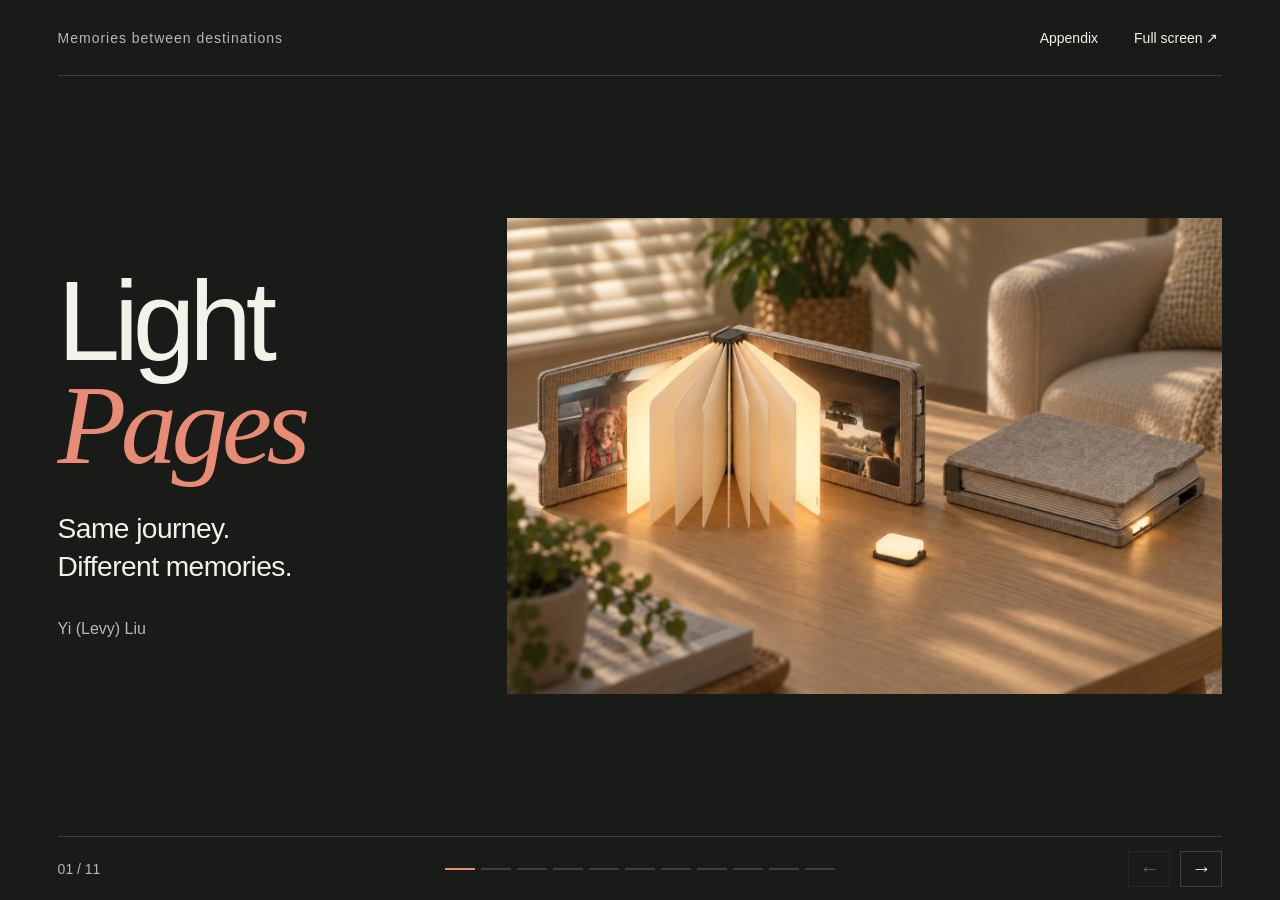
<file: index.html>
<!doctype html>
<html lang="en">
<head>
  <meta charset="utf-8">
  <meta name="viewport" content="width=device-width, initial-scale=1">
  <meta name="theme-color" content="#191b19">
  <meta name="description" content="Light Pages by Yi (Levy) Liu. A shape-changing textile concept for revisiting ordinary family journeys through light and two perspectives.">
  <title>Light Pages — Yi (Levy) Liu</title>
  <meta name="light-pages-version" content="chronological-appendix-v3">
  <link rel="icon" href="data:,">
  <link rel="stylesheet" href="styles.css">
  <link rel="stylesheet" href="update.css?v=3">
  <script src="serial.js" defer></script>
  <script src="app.js?v=3" defer></script>
  <script src="update.js?v=2" defer></script>
  <script type="importmap">{"imports":{"three":"./three.module.js"}}</script>
  <script type="module" src="page-turn.js"></script>
</head>
<body>
  <a class="skip" href="#slides">Skip to presentation</a>
  <header class="topbar">
    <a id="chapter-title" class="chapter-title" href="#1" aria-label="Return to the cover">Memories between destinations</a>
    <div class="top-actions"><button id="appendix-open" class="quiet">Appendix</button><button id="fullscreen" class="quiet" aria-label="Enter fullscreen">Full screen ↗</button></div>
  </header>
  <main id="slides" tabindex="-1">
    <section class="slide hero is-active" data-label="Memories between destinations" aria-label="Slide 1, Light Pages">
      <div class="hero-copy"><h1>Light<br><em>Pages</em></h1><p class="hero-subtitle">Same journey.<br>Different memories.</p><p class="author">Yi (Levy) Liu</p></div>
      <figure class="hero-image"><img src="home.jpg" alt="Light Pages concept in a home: fabric covers, glowing pages, two image displays and small removable modules" width="1536" height="1024" fetchpriority="high"></figure>
    </section>
    <section class="slide image-slide mood" data-label="From memory to atmosphere" aria-label="Slide 2, Moodboard" hidden>
      <figure class="full-figure"><img src="moodboard.jpg" alt="Complete Memories Between Destinations moodboard: lived memory, sensory translation and product language" data-zoom></figure>
    </section>
    <section class="slide question" data-label="The design question" aria-label="Slide 3, How might we" hidden>
      <h2 class="hmw">How might we use <em>shape-changing textiles</em> to help families revisit car journeys through each other’s eyes?</h2>
    </section>
    <section class="slide exploration" data-label="Finding a familiar gesture" aria-label="Slide 4, Original sketches" hidden>
      <div class="sketch-stage" id="sketch-stage">
        <div class="sketch-grid">
          <button class="sketch-card chosen" id="focus-book" aria-label="Focus on Road Book Light" aria-pressed="false"><img src="sketch-1.jpg" alt="Original Road Book Light sketch"></button>
          <button class="sketch-card" data-sketch="2" aria-label="Enlarge Rearview Fold sketch"><img src="sketch-2.jpg" alt="Original Rearview Fold sketch"></button>
          <button class="sketch-card" data-sketch="3" aria-label="Enlarge Together Light sketch"><img src="sketch-3.jpg" alt="Original Together Light sketch"></button>
          <button class="sketch-card" data-sketch="4" aria-label="Enlarge Family Grip Handle sketch"><img src="sketch-4.jpg" alt="Original Family Grip Handle sketch"></button>
          <button class="sketch-card" data-sketch="5" aria-label="Enlarge Window Memory Shade sketch"><img src="sketch-5.jpg" alt="Original Window Memory Shade sketch"></button>
          <button class="sketch-card" data-sketch="6" aria-label="Enlarge Backseat Horizon Organizer sketch"><img src="sketch-6.jpg" alt="Original Backseat Horizon Organizer sketch"></button>
          <button class="sketch-card" data-sketch="7" aria-label="Enlarge Growing Rest Headrest sketch"><img src="sketch-7.jpg" alt="Original Growing Rest Headrest sketch"></button>
        </div>
        <button id="sketch-focus-close" class="quiet" hidden>All sketches ↙</button>
      </div>
    </section>
    <section class="slide image-slide product" data-label="The memory book" aria-label="Slide 5, Final concept" hidden>
      <figure class="full-figure"><img src="home.jpg" alt="Final home concept showing the open memory book, closed book and removable module" data-zoom></figure>
    </section>
    <section class="slide image-slide story" data-label="Keep. Revisit. Discover." aria-label="Slide 6, Full storyboard" hidden>
      <figure class="full-figure"><img src="storyboard.jpg" alt="Full nine-panel storyboard: fit two modules before travelling, spend time together, return modules to the book, open and select a page, discover both views and remember together" data-zoom></figure>
    </section>
    <section class="slide demo" data-label="A way back into the memory" aria-label="Slide 7, Interactive demonstration" hidden>
      <div class="demo-stage" id="demo-stage" data-stage="idle" aria-label="Memory and light simulation">
        <figure class="book-simulator" aria-describedby="book-state-description">
          <img src="book-idle.png" data-book-state="idle" alt="Light Pages model: both screens and light pages off" aria-hidden="false">
          <img src="book-A.png" data-book-state="A" alt="Light Pages model: left screen shows the child and left outer page glows" aria-hidden="true">
          <img src="book-B.png" data-book-state="B" alt="Light Pages model: right screen shows the road and right outer page glows" aria-hidden="true">
          <img src="book-compare.png" data-book-state="compare" alt="Light Pages model: both screens display photos and both outer pages glow" aria-hidden="true">
          <figcaption id="book-state-description" class="sr-only">Both displays are blank and both light pages are off.</figcaption>
        </figure>
      </div>
      <div class="demo-bottom">
        <div class="demo-actions" role="group" aria-label="Revisit a memory"><button data-stage="A" data-light="A">Revisit <span aria-hidden="true">↗</span></button><button data-stage="B" data-light="B">Another view <span aria-hidden="true">↗</span></button><button data-stage="compare" data-light="C">Compare <span aria-hidden="true">↔</span></button></div>
        <div class="connection-bar"><span class="connection-state" id="mode-label">Simulation</span><button id="turn-mode" class="quiet" disabled>Loading page turn…</button><button id="reset-demo" class="quiet" data-stage="idle" data-light="0">Reset / lights off</button><button id="hardware-open" class="quiet">Arduino setup ↗</button></div>
      </div>
      <p id="demo-announcement" class="sr-only" role="status" aria-live="polite">Simulation. No photo selected.</p>
    </section>
    <section class="slide closing" data-label="A memory entry point" aria-label="Slide 8, Thank you" hidden>
      <div><h2>Thank <em>you.</em></h2></div><figure><img src="moment-3.jpg" alt="A family gathered around the memory book, its fabric back facing us"></figure>
    </section>
    <section class="slide presentation-record" data-label="Presentation &amp; feedback" aria-label="Slide 9, Presentation and feedback" hidden>
      <div class="record-grid">
        <button class="record-card record-video" data-video="presentation-video-1.mp4" data-title="In-class presentation · Clip 01" aria-label="Play presentation video 1">
          <img src="presentation-video-1-poster.jpg" alt="In-class presentation, video 1" loading="lazy"><span class="play-mark" aria-hidden="true">▶</span><span class="record-caption">Presentation <span>01 · 0:22 ↗</span></span>
        </button>
        <button class="record-card record-video" data-video="presentation-video-2.mp4" data-title="In-class presentation · Clip 02" aria-label="Play presentation video 2">
          <img src="presentation-video-2-poster.jpg" alt="In-class presentation, video 2" loading="lazy"><span class="play-mark" aria-hidden="true">▶</span><span class="record-caption">Presentation <span>02 · 0:18 ↗</span></span>
        </button>
        <button class="record-card" data-photo="presentation-photo-1.jpg" data-title="The presentation desk" aria-label="Enlarge presentation desk photo"><img src="presentation-photo-1.jpg" alt="Presentation desk with prototype, laptop, sketches and feedback notes" loading="lazy"><span class="record-caption">On the desk <span>↗</span></span></button>
        <button class="record-card" data-photo="presentation-photo-2.jpg" data-title="Class feedback · Form and pages" aria-label="Enlarge feedback photo 1"><img src="presentation-photo-2.jpg" alt="Class feedback notes next to the Road Book Light sketch" loading="lazy"><span class="record-caption">Feedback / 01 <span>↗</span></span></button>
        <button class="record-card" data-photo="presentation-photo-3.jpg" data-title="Class feedback · Light and the physical prototype" aria-label="Enlarge feedback photo 2"><img src="presentation-photo-3.jpg" alt="Feedback on the connection between physical lights and the presentation demo" loading="lazy"><span class="record-caption">Feedback / 02 <span>↗</span></span></button>
        <button class="record-card" data-photo="presentation-photo-4.jpg" data-title="Class feedback · Shared memories and perspectives" aria-label="Enlarge feedback photo 3"><img src="presentation-photo-4.jpg" alt="Feedback notes about shared memories, perspectives and the prototype" loading="lazy"><span class="record-caption">Feedback / 03 <span>↗</span></span></button>
      </div>
      <p class="record-hint">In the classroom · September 28, 2026 <span>Click to enlarge or play</span></p>
    </section>
    <section class="slide design-update" data-label="Form study · Seeing from two sides" aria-label="Slide 10, Continuous accordion form study" hidden>
      <iframe id="form-study-model" class="interactive-model" data-src="accordion.html?v=2" title="Interactive continuous accordion form study" aria-label="Drag the continuous accordion to explore how two photos alternate across its folds" loading="lazy"></iframe>
    </section>
    <section class="slide design-update" data-label="Design update · One book, two perspectives" aria-label="Slide 11, Interactive design update" hidden>
      <iframe id="updated-model" data-src="model.html?v=2" title="Interactive full-bleed Light Pages accordion model" aria-label="Drag to rotate Light Pages and discover two different photos" loading="lazy"></iframe>
    </section>
  </main>
  <footer class="presentation-nav"><span id="slide-count">01 / 11</span><nav id="slide-dots" aria-label="Presentation slides"></nav><div class="nav-end"><button id="prev" aria-label="Previous slide">←</button><button id="next" aria-label="Next slide">→</button></div></footer>
  <dialog id="record-dialog" aria-labelledby="record-title"><div class="record-dialog-heading"><h2 id="record-title"></h2><button id="record-close" class="close-button" aria-label="Close media viewer">×</button></div><div class="record-media"><img id="record-large" alt="" hidden><video id="record-player" controls playsinline preload="none" hidden></video></div><a id="record-original" class="quiet" target="_blank" rel="noreferrer">Open media in a new tab ↗</a></dialog>
  <dialog id="hardware-dialog"><div class="hardware-heading"><h2>Arduino setup</h2><button id="hardware-close" class="close-button" aria-label="Close Arduino setup">×</button></div><p id="demo-status" role="status" aria-live="polite">Screen only. No physical lights are connected.</p><div class="hardware-actions"><button id="connect" class="primary">Connect Arduino</button><button id="disconnect" class="quiet" hidden>Disconnect safely</button><button id="rehearsal" class="quiet" hidden>Continue with simulation</button></div><div class="setup-details"><p>Use Chrome and the local launcher. Upload the included V2 two-light sketch; close Arduino Serial Monitor before connecting.</p><p>Disconnect the servo’s power and signal; disengage its drive before opening the book by hand. Keep each LED’s series resistor. Only D6 and D11 are used.</p><p>V2 firmware required. Revisit → left / A / D6. Another view → right / B / D11. Compare → both on. Board acknowledgement confirms a command, not measured light output.</p><p>The on-screen glow is an illustrative memory cue, not a recorded light trace. These photos illustrate the concept, not one synchronised journey. No recording runs on this page.</p></div></dialog>
  <dialog id="appendix"><div class="appendix-header"><h2>Appendix</h2><button id="appendix-close" class="close-button" aria-label="Close appendix">×</button></div><div id="appendix-content"></div></dialog>
  <dialog id="image-dialog"><button id="image-close" class="close-button" aria-label="Close enlarged image">×</button><img id="image-large" src="moodboard.jpg" alt=""><p id="image-caption"></p></dialog>
  <div id="toast" role="status" hidden></div>
</body>
</html>
</file>
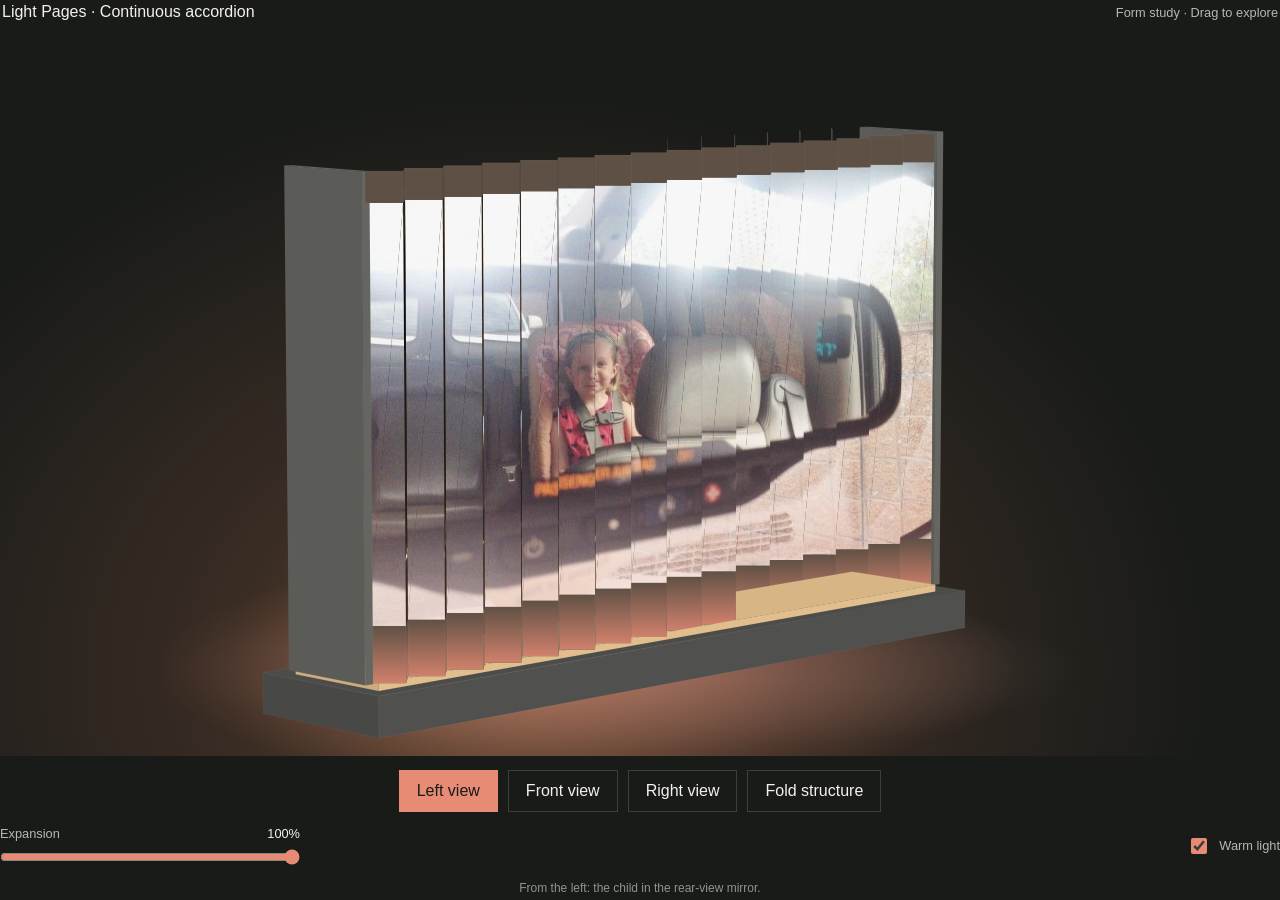
<file: accordion.html>
<!doctype html><html lang="en"><head><meta charset="utf-8"><meta name="viewport" content="width=device-width,initial-scale=1"><title>Light Pages — Form study</title><link rel="icon" href="data:,"></head><body><div id="lp-accordion-study">
  <style>
    #lp-accordion-study { color:var(--foreground); }
    #lp-accordion-study .stage { width:100%; position:relative; background:radial-gradient(ellipse at 50% 86%,color-mix(in srgb,var(--orange) 13%,transparent),transparent 68%); }
    #lp-accordion-study canvas { width:100%; height:auto; aspect-ratio:1.65; display:block; touch-action:pan-y; cursor:grab; }
    #lp-accordion-study canvas:active { cursor:grabbing; }
    #lp-accordion-study .heading { display:flex; justify-content:space-between; align-items:baseline; gap:12px; flex-wrap:wrap; }
    #lp-accordion-study .fields { display:grid; grid-template-columns:minmax(140px,1fr) auto; gap:20px; align-items:center; margin-top:12px; }
    #lp-accordion-study .view-label { margin-top:8px; min-height:1.5em; }
    #lp-accordion-study .form-label { display:block; }
    @media(max-width:440px) { #lp-accordion-study canvas { aspect-ratio:1.18; } #lp-accordion-study .fields { gap:12px; } }
  </style><link rel="stylesheet" href="model-frame.css?v=2">
  <div class="heading"><h3>Light Pages · Continuous accordion</h3><span class="text-small">Form study · Drag to explore</span></div>
  <div class="stage"><canvas tabindex="0" role="img" aria-label="Interactive continuous accordion with fixed photo strips. The left view reveals the child in the mirror; the right view reveals the road. The front view shows alternating strips."></canvas></div>
  <div class="viz-controls" aria-label="Viewing position">
    <button class="btn" type="button" data-view="left" aria-pressed="true">Left view</button>
    <button class="btn" type="button" data-view="front" aria-pressed="false">Front view</button>
    <button class="btn" type="button" data-view="right" aria-pressed="false">Right view</button>
    <button class="btn" type="button" data-view="structure" aria-pressed="false">Fold structure</button>
  </div>
  <div class="fields">
    <label class="form-label">Expansion <output class="tabular-nums" data-fold-label>100%</output><input class="form-range" type="range" min="38" max="100" value="100" step="1" aria-label="Accordion expansion"></label>
    <label class="form-check form-switch"><input class="form-check-input" type="checkbox" checked><span class="form-check-label">Warm light</span></label>
  </div>
  <div class="view-label text-small" aria-live="polite">From the left: the child in the rear-view mirror.</div>
  <script src="model-light.js?v=2"></script><script>
  (() => {
    const root=document.getElementById('lp-accordion-study');
    const canvas=root.querySelector('canvas'),ctx=canvas.getContext('2d');
    const slider=root.querySelector('input[type="range"]'),light=root.querySelector('input[type="checkbox"]');
    const label=root.querySelector('.view-label'),foldLabel=root.querySelector('[data-fold-label]');
    const images=[new Image(),new Image()];
    const N=16, WIDTH=320, HEIGHT=194, BASE=18, LOW=40, HIGH=200, REAR=-39;
    const target=[0,115,-15], dist=1800;
    let state={view:'left',fold:100,lit:true,angle:-45,elevation:7};
    let angle=-45,elevation=7,raf=0,loading=true,drag=null;
    let frameWidth=736,frameHeight=446;
    const glow=LightPagesGlow.create({root,render,isOn:()=>state.lit,getAngle:()=>angle});
    const rad=d=>d*Math.PI/180;
    const sub=(a,b)=>a.map((v,i)=>v-b[i]);
    const cross=(a,b)=>[a[1]*b[2]-a[2]*b[1],a[2]*b[0]-a[0]*b[2],a[0]*b[1]-a[1]*b[0]];
    const dot=(a,b)=>a.reduce((s,v,i)=>s+v*b[i],0);
    const unit=a=>{const l=Math.hypot(...a);return a.map(v=>v/l)};
    const mix=(a,b,t)=>a.map((v,i)=>v*(1-t)+b[i]*t);
    const rgb=(v,a=1)=>`rgba(${v.map(x=>Math.round(x)).join(',')},${a})`;
    const probe=document.createElement('span');probe.style.display='none';root.append(probe);
    function color(token){probe.style.color=`var(${token})`;const s=getComputedStyle(probe).color;return (s.match(/[\d.]+/g)||['128','128','128']).slice(0,3).map(Number)}
    function palette(){const bg=color('--background'),fg=color('--foreground'),orange=color('--orange');return {bg,fg,orange,ivory:mix(mix(bg,fg,.12),orange,.12),base:mix(bg,fg,.27),edge:mix(bg,fg,.37),shadow:fg}}
    function project(p){
      const a=rad(angle),e=rad(elevation),eye=[Math.sin(a)*Math.cos(e),Math.sin(e),Math.cos(a)*Math.cos(e)];
      const right=[Math.cos(a),0,-Math.sin(a)],up=cross(eye,right),v=sub(p,target);
      const depth=dot(v,eye),scale=Math.min(frameWidth/430,frameHeight/290)*dist/(dist-depth);
      return [frameWidth/2+dot(v,right)*scale,frameHeight*.49-dot(v,up)*scale,depth];
    }
    function camera(){const a=rad(angle),e=rad(elevation);return [target[0]+dist*Math.sin(a)*Math.cos(e),target[1]+dist*Math.sin(e),target[2]+dist*Math.cos(a)*Math.cos(e)]}
    function build(){
      const width=WIDTH*state.fold/100,h=width/(2*N),d=Math.sqrt(200-h*h),faces=[];
      const add=(pts,material,image=-1,index=0)=>faces.push({pts,material,image,index});
      for(let j=0;j<2*N;j++){
        const x0=-width/2+j*h,x1=x0+h,z0=j%2?d:0,z1=j%2?0:d;
        for(const [lo,hi,type] of [[BASE,LOW,'lower'],[LOW,HIGH,'photo'],[HIGH,BASE+HEIGHT,'paper']])
          add([[x0,lo,z0],[x1,lo,z1],[x1,hi,z1],[x0,hi,z0]],type,type==='photo'?j%2:-1,Math.floor(j/2));
        add([[x1,BASE,REAR-z1],[x0,BASE,REAR-z0],[x0,BASE+HEIGHT,REAR-z0],[x1,BASE+HEIGHT,REAR-z1]],'paper');
      }
      function box(cx,cy,cz,w,h,d,type){
        const vs=[[-1,-1,-1],[1,-1,-1],[1,1,-1],[-1,1,-1],[-1,-1,1],[1,-1,1],[1,1,1],[-1,1,1]].map(p=>[cx+p[0]*w/2,cy+p[1]*h/2,cz+p[2]*d/2]);
        for(const f of [[4,5,6,7],[1,0,3,2],[0,4,7,3],[5,1,2,6],[7,6,2,3],[0,1,5,4]])add(f.map(i=>vs[i]),type);
      }
      box(0,8,-19.5,335,16,67,'base');
      box(0,17,-19.5,318,3,48,'light');
      for(const side of [-1,1])box(side*(width/2+2),BASE+HEIGHT/2,REAR/2,4,HEIGHT,44,'cloth');
      const eye=camera();
      return faces.map(f=>{
        const normal=unit(cross(sub(f.pts[1],f.pts[0]),sub(f.pts[3],f.pts[0])));
        const center=f.pts.reduce((a,p)=>a.map((v,i)=>v+p[i]/4),[0,0,0]);
        return {...f,normal,visible:dot(normal,sub(eye,center))>.0001,p:f.pts.map(project),depth:dot(sub(center,target),unit(sub(eye,target)))};
      }).filter(f=>f.visible).sort((a,b)=>a.depth-b.depth);
    }
    function path(points){ctx.beginPath();points.forEach((p,i)=>i?ctx.lineTo(p[0],p[1]):ctx.moveTo(p[0],p[1]));ctx.closePath()}
    function triangle(im,src,dst){
      const [s0,s1,s2]=src,[p0,p1,p2]=dst;
      const x1=s1[0]-s0[0],y1=s1[1]-s0[1],x2=s2[0]-s0[0],y2=s2[1]-s0[1],det=x1*y2-x2*y1;
      if(Math.abs(det)<1e-8)return;
      const X1=p1[0]-p0[0],Y1=p1[1]-p0[1],X2=p2[0]-p0[0],Y2=p2[1]-p0[1];
      const a=(X1*y2-X2*y1)/det,b=(Y1*y2-Y2*y1)/det,c=(X2*x1-X1*x2)/det,d=(Y2*x1-Y1*x2)/det;
      ctx.save();path(dst);ctx.clip();ctx.transform(a,b,c,d,p0[0]-a*s0[0]-c*s0[1],p0[1]-b*s0[0]-d*s0[1]);ctx.drawImage(im,0,0);ctx.restore();
    }
    function drawPhoto(f){
      const im=images[f.image],aspect=(WIDTH/Math.sqrt(2))/(HIGH-LOW),source=im.width/im.height;
      let sx=0,sy=0,sw=im.width,sh=im.height;
      if(source>aspect){sw=sh*aspect;sx=(im.width-sw)/2}else{sh=sw/aspect;sy=(im.height-sh)/2}
      const x0=sx+sw*f.index/N,x1=sx+sw*(f.index+1)/N;
      const src=[[x0,sy+sh],[x1,sy+sh],[x1,sy],[x0,sy]];
      triangle(im,[src[0],src[1],src[2]],[f.p[0],f.p[1],f.p[2]]);
      triangle(im,[src[0],src[2],src[3]],[f.p[0],f.p[2],f.p[3]]);
      if(glow.value>.002){ctx.save();path(f.p);ctx.clip();ctx.fillStyle=`rgba(0,0,0,${.30*(1-Math.min(1,glow.value))})`;ctx.fill();ctx.restore();ctx.save();path(f.p);ctx.clip();const low=(f.p[0][1]+f.p[1][1])/2,high=(f.p[2][1]+f.p[3][1])/2;const g=ctx.createLinearGradient(0,low,0,high);g.addColorStop(0,rgb(color('--orange'),.25*glow.value));g.addColorStop(.45,rgb(color('--orange'),0));ctx.fillStyle=g;ctx.fill();ctx.restore()}
    }
    function render(){
      if(loading)return;
      const p=palette();ctx.clearRect(0,0,frameWidth,frameHeight);
      const floor=project([0,0,-18]),r=Math.min(frameWidth/430,frameHeight/290);
      ctx.save();ctx.translate(floor[0],floor[1]);ctx.scale(1,.18);
      let g=ctx.createRadialGradient(0,0,0,0,0,185*r);g.addColorStop(0,rgb(p.shadow,.15));g.addColorStop(1,rgb(p.shadow,0));ctx.fillStyle=g;ctx.fillRect(-190*r,-190*r,380*r,380*r);ctx.restore();
      if(glow.value>.002){ctx.save();ctx.translate(floor[0]+glow.bias*frameWidth*.07,floor[1]);ctx.scale(1,.28);g=ctx.createRadialGradient(0,0,0,0,0,175*r);g.addColorStop(0,rgb(p.orange,.58*glow.value));g.addColorStop(1,rgb(p.orange,0));ctx.fillStyle=g;ctx.fillRect(-180*r,-180*r,360*r,360*r);ctx.restore()}
      const faces=build();
      for(const f of faces){
        if(f.material==='photo'){drawPhoto(f);continue}
        const shade=.80+.20*Math.max(0,dot(f.normal,unit([-.4,.7,1])));
        let fill=f.material==='base'?p.base:f.material==='cloth'?p.edge:p.ivory;
        if(f.material==='light')fill=mix(p.base,[255,213,154],Math.min(1,glow.value));
        if(f.material==='paper'||f.material==='lower')fill=mix(fill,[255,210,148],.16*glow.value);
        ctx.fillStyle=rgb(fill.map(v=>v*shade));path(f.p);ctx.fill();
        if(f.material==='lower'&&glow.value>.002){ctx.save();path(f.p);ctx.clip();const g=ctx.createLinearGradient(0,f.p[0][1],0,f.p[3][1]);g.addColorStop(0,rgb(p.orange,.92*Math.min(1,glow.value)));g.addColorStop(1,rgb(p.orange,.02));ctx.fillStyle=g;ctx.fill();ctx.restore()}
        ctx.strokeStyle=rgb(p.fg,.07);ctx.lineWidth=.5;ctx.stroke();
      }
      root.dataset.angle=angle.toFixed(2);root.dataset.visibleAFaces=faces.filter(f=>f.image===0).length;root.dataset.visibleBFaces=faces.filter(f=>f.image===1).length;
    }
    function updateUI(){
      slider.value=state.fold;foldLabel.value=state.fold+'%';light.checked=state.lit;
      root.querySelectorAll('[data-view]').forEach(b=>b.setAttribute('aria-pressed',String(b.dataset.view===state.view)));
      const names={left:'From the left: the child in the rear-view mirror.',right:'From the right: the road and the people in front.',front:'From the front: alternating strips of two photos.',structure:'Continuous folds above a warm light base.',custom:'Move your point of view to see the images alternate.'};
      label.textContent=names[state.view]||names.custom;
    }
    function ideal(){const h=10*state.fold/100;return Math.atan(h/Math.sqrt(200-h*h))*180/Math.PI}
    function targets(){if(state.view==='left'){state.angle=-ideal();state.elevation=7}else if(state.view==='right'){state.angle=ideal();state.elevation=7}else if(state.view==='front'){state.angle=0;state.elevation=12}else if(state.view==='structure'){state.angle=-20;state.elevation=52}}
    function animate(){glow.wake();cancelAnimationFrame(raf);const reduced=matchMedia('(prefers-reduced-motion: reduce)').matches;
      function step(){angle+=reduced?(state.angle-angle):(state.angle-angle)*.16;elevation+=reduced?(state.elevation-elevation):(state.elevation-elevation)*.16;render();if(Math.abs(angle-state.angle)+Math.abs(elevation-state.elevation)>.08)raf=requestAnimationFrame(step);else{angle=state.angle;elevation=state.elevation;render()}}
      step();
    }
    function save(){if(window.openai?.setWidgetState)window.openai.setWidgetState({modelContent:{...state,model:'Light Pages continuous accordion V1'},privateContent:null}).catch(()=>{})}
    function restore(s){if(!s)return;const value=s.modelContent||s;if(typeof value.fold==='number')state.fold=Math.max(38,Math.min(100,value.fold));if(typeof value.lit==='boolean')state.lit=value.lit;if(['left','front','right','structure','custom'].includes(value.view))state.view=value.view;if(Number.isFinite(value.angle))state.angle=Math.max(-75,Math.min(75,value.angle));if(Number.isFinite(value.elevation))state.elevation=Math.max(3,Math.min(62,value.elevation));targets();angle=state.angle;elevation=state.elevation;updateUI();render()}
    root.querySelectorAll('[data-view]').forEach(b=>b.addEventListener('click',()=>{state.view=b.dataset.view;targets();updateUI();animate();save()}));
    slider.addEventListener('input',()=>{state.fold=Number(slider.value);targets();updateUI();animate()});slider.addEventListener('change',save);
    light.addEventListener('change',()=>{state.lit=light.checked;glow.wake();render();save()});
    canvas.addEventListener('keydown',e=>{
      if(!['ArrowLeft','ArrowRight','ArrowUp','ArrowDown','Home'].includes(e.key))return;
      e.preventDefault();state.view='custom';
      if(e.key==='Home'){state.view='left';targets();}
      else {state.angle=Math.max(-75,Math.min(75,state.angle+(e.key==='ArrowLeft'?-8:e.key==='ArrowRight'?8:0)));state.elevation=Math.max(3,Math.min(62,state.elevation+(e.key==='ArrowUp'?5:e.key==='ArrowDown'?-5:0)));}
      updateUI();animate();save();
    });
    canvas.addEventListener('pointerdown',e=>{drag={x:e.clientX,y:e.clientY,angle,elevation};canvas.setPointerCapture(e.pointerId)});
    canvas.addEventListener('pointermove',e=>{if(!drag)return;state.view='custom';state.angle=Math.max(-75,Math.min(75,drag.angle-(e.clientX-drag.x)*.23));state.elevation=Math.max(3,Math.min(62,drag.elevation+(e.clientY-drag.y)*.17));angle=state.angle;elevation=state.elevation;cancelAnimationFrame(raf);updateUI();render()});
    const end=()=>{if(drag){drag=null;save()}};canvas.addEventListener('pointerup',end);canvas.addEventListener('pointercancel',end);
    function resize(){const rect=canvas.getBoundingClientRect();frameWidth=rect.width;frameHeight=rect.height;const dpr=Math.min(devicePixelRatio||1,2);canvas.width=Math.round(frameWidth*dpr);canvas.height=Math.round(frameHeight*dpr);ctx.setTransform(dpr,0,0,dpr,0,0);render()}
    new ResizeObserver(resize).observe(canvas);
    new MutationObserver(()=>render()).observe(document.documentElement,{attributes:true,attributeFilter:['class','style','data-theme']});
    matchMedia('(prefers-color-scheme: dark)').addEventListener('change',render);
    window.addEventListener('openai:set_globals',e=>restore(e.detail?.globals?.widgetState));
    Promise.all(images.map(im=>new Promise((resolve,reject)=>{im.onload=resolve;im.onerror=reject}))).then(()=>{loading=false;restore(window.openai?.widgetState);resize();root.dataset.ready='true'}).catch(()=>{label.textContent='Photos could not load. Please reload.';root.dataset.ready='error'});
    images[0].src='[data-uri]';images[1].src='[data-uri]';
    updateUI();
  })();
  </script>
</div>
</body></html>
</file>
<file: styles.css>
:root{color-scheme:dark;--bg:#191b19;--panel:#242724;--ink:#f3f2e9;--muted:#b5b9b1;--line:#3b403a;--orange:#e88b74;--paper:#f8f7f3;--head:76px;--foot:64px;font-family:Arial,Helvetica,sans-serif;font-size:16px;color:var(--ink);background:var(--bg)}
*{box-sizing:border-box}body{margin:0}button,a{touch-action:manipulation;color:inherit}button{font:inherit;cursor:pointer;background:transparent;border:1px solid var(--line);border-radius:0}button:disabled{opacity:.35;cursor:default}button:hover:not(:disabled){border-color:var(--orange);color:var(--orange)}button:focus-visible,a:focus-visible,[role=button]:focus-visible{outline:2px solid var(--orange);outline-offset:5px}a{text-underline-offset:5px}img{display:block;max-width:100%;height:auto}figure,p,h1,h2,h3{margin:0}h1,h2,h3{font-weight:400}em{font-family:Georgia,'Times New Roman',serif;font-weight:400;color:var(--orange)}p{line-height:1.6}[hidden]{display:none!important}.sr-only{position:absolute;width:1px;height:1px;padding:0;margin:-1px;overflow:hidden;clip-path:inset(50%);white-space:nowrap;border:0}.skip{position:fixed;top:-100px;background:var(--paper);color:#191b19;padding:16px;z-index:20}.skip:focus{top:0}.quiet{border:0;padding:10px 4px;font-size:.875rem;background:transparent;text-decoration:none}.quiet:hover{color:var(--orange)}
.topbar{height:var(--head);margin:0 4.5vw;display:flex;align-items:center;justify-content:space-between;gap:24px;border-bottom:1px solid var(--line)}.chapter-title{color:var(--muted);font-size:.875rem;letter-spacing:.07em;text-decoration:none}.top-actions{display:flex;gap:28px;align-items:center}.slide{height:calc(100svh - var(--head) - var(--foot));min-height:480px;padding:4vh 4.5vw;display:flex;flex-direction:column}.slide.is-active{animation:arrive .3s ease-out}@keyframes arrive{from{opacity:.45;transform:translateY(5px)}to{opacity:1;transform:none}}
.hero{display:grid;grid-template-columns:.78fr 1.4fr;gap:4vw;align-items:center}.hero-copy h1{font-size:clamp(5rem,8.8vw,9.5rem);line-height:.91;letter-spacing:-.055em}.hero-copy h1 em{letter-spacing:-.05em}.hero-subtitle{font-size:clamp(1.4rem,2.2vw,2rem);line-height:1.35;margin-top:34px;letter-spacing:-.02em}.author{font-size:1rem;color:var(--muted);margin-top:30px}.hero-image{width:100%}.hero-image img{width:100%;max-height:calc(100svh - 220px);object-fit:contain}
.image-slide{padding-top:2.3vh;padding-bottom:2.3vh;align-items:center;justify-content:center}.full-figure{height:100%;width:100%;display:flex;justify-content:center;align-items:center;min-height:0}.full-figure img{width:100%;height:100%;object-fit:contain}.full-figure img[data-zoom]{cursor:zoom-in}.question{justify-content:center;padding-left:9vw;padding-right:9vw}.hmw{font-size:clamp(2rem,3.65vw,3.8rem);line-height:1.3;letter-spacing:-.035em;max-width:27em}.hmw em{font-style:normal;font-family:inherit}
.exploration{padding-top:3vh;padding-bottom:3vh}.sketch-stage{width:100%;height:100%;position:relative;min-height:0}.sketch-grid{display:grid;height:100%;grid-template-columns:repeat(4,minmax(0,1fr));grid-template-rows:repeat(2,minmax(0,1fr));gap:18px}.sketch-card{padding:8px;background:var(--paper);border:1px solid #ffffff20;min-height:0;overflow:hidden;transition:opacity .4s,filter .4s,transform .4s,border-color .3s}.sketch-card img{width:100%;height:100%;object-fit:contain}.sketch-card.chosen{grid-column:1;grid-row:1/3;border:2px solid var(--orange);position:relative;z-index:1}.sketch-card:hover:not(:disabled){transform:translateY(-3px)}.sketch-stage.is-focused .sketch-card:not(.chosen){opacity:.11;filter:grayscale(1);pointer-events:none}.sketch-stage.is-focused .chosen{position:absolute;width:64%;height:100%;left:18%;top:0;box-shadow:0 12px 60px #0006;animation:focus-sketch .45s ease-out}.sketch-stage.is-focused .chosen:hover{transform:none}#sketch-focus-close{position:absolute;bottom:0;right:0;color:var(--orange);z-index:2}@keyframes focus-sketch{from{opacity:.5;transform:scale(.92)}to{opacity:1;transform:scale(1)}}
.demo{padding-top:3vh;padding-bottom:2vh;gap:22px}.demo-stage{position:relative;flex:1;min-height:0;isolation:isolate;background:#20231f;overflow:hidden}.light-field{position:absolute;inset:0;z-index:-1;overflow:hidden}.light-wash{position:absolute;inset:0;background:radial-gradient(ellipse at 50% 78%,#e88b741e,transparent 65%);transition:background .8s}.light-trace{position:absolute;bottom:15%;width:6%;height:67%;background:linear-gradient(90deg,#e88b74aa,#f9d6b9,#e88b7466);filter:blur(2px);opacity:.06;border-radius:50%;transition:opacity .8s,box-shadow .8s;box-shadow:0 0 25px #e88b7410}.trace-b{left:13%}.trace-a{right:13%}.demo-stage[data-stage=B] .trace-b,.demo-stage[data-stage=A] .trace-a{opacity:.95;box-shadow:0 0 35px 15px #e88b7460,0 0 110px 55px #e88b7438}.demo-stage[data-stage=B] .light-wash{background:radial-gradient(ellipse at 12% 55%,#e88b7440,transparent 70%)}.demo-stage[data-stage=A] .light-wash{background:radial-gradient(ellipse at 88% 55%,#e88b7440,transparent 70%)}.memory-images{width:100%;height:100%;display:grid;grid-template-columns:1fr;align-items:center;padding:24px 24% 24px 27%;gap:24px}.demo-stage[data-stage=A] .memory-images{padding:24px 27% 24px 10%}.view-card{height:100%;min-height:0;display:flex;align-items:center;justify-content:center;animation:arrive .5s ease}.view-card img{width:100%;height:100%;object-fit:contain;filter:saturate(.78);max-height:100%;box-shadow:none}.demo-stage[data-stage=compare]{background:var(--bg)}.demo-stage[data-stage=compare] .memory-images{grid-template-columns:1fr 1fr;padding:18px 0;gap:3vw}.demo-stage[data-stage=compare] .light-field{opacity:0}.demo-stage[data-stage=idle] .light-trace{height:38%;width:2%;bottom:25%;opacity:.14}.demo-bottom{display:flex;justify-content:space-between;gap:24px;align-items:center;flex-wrap:wrap}.demo-actions{display:flex;gap:12px}.demo-actions button{padding:15px 20px;min-width:145px;font-size:1rem;display:flex;align-items:center;justify-content:space-between;gap:28px}.demo-actions button.selected{border-color:var(--orange);background:var(--orange);color:#191b19}.demo-actions button span{font-size:1.25rem}.connection-bar{display:flex;gap:18px;align-items:center;flex-wrap:wrap}.connection-state{font-size:.875rem;color:var(--muted);display:flex;align-items:center;gap:7px}.connection-state:before{content:'';width:5px;height:5px;background:var(--muted);border-radius:50%}.connection-state[data-mode=hardware]{color:var(--orange)}.connection-state[data-mode=hardware]:before{background:var(--orange)}.connection-state[data-mode=error]{color:#ffb99e}
.closing{display:grid;grid-template-columns:1fr 1.15fr;align-items:center;gap:7vw;padding-left:8vw;padding-right:8vw}.closing h2{font-size:clamp(4rem,6.5vw,7rem);line-height:1.05;letter-spacing:-.05em}.closing h2 em{display:block}.closing img{width:100%;max-height:58vh;object-fit:contain}
.presentation-nav{height:var(--foot);margin:0 4.5vw;border-top:1px solid var(--line);display:grid;grid-template-columns:1fr auto 1fr;align-items:center;gap:24px}#slide-count{font-size:.875rem;color:var(--muted);font-variant-numeric:tabular-nums}#slide-dots{display:flex;align-items:center;gap:6px}#slide-dots button{width:30px;height:32px;border:0;position:relative;padding:0}#slide-dots button:after{content:'';display:block;height:2px;background:var(--line);width:100%}#slide-dots button[aria-current=true]:after{background:var(--orange)}#slide-dots button:hover:after{background:var(--ink)}.nav-end{display:flex;justify-content:flex-end;gap:10px}.nav-end button{width:42px;height:36px;font-size:1.25rem}
dialog{border:1px solid var(--line);background:var(--bg);color:var(--ink);padding:0;max-width:none}dialog::backdrop{background:#10120fd9;backdrop-filter:blur(4px)}.close-button{width:42px;height:42px;font-size:1.8rem;flex:0 0 42px}.eyebrow{font-size:.875rem;letter-spacing:.09em;color:var(--muted);line-height:1.5}.small-note{font-size:.875rem;line-height:1.6;color:var(--muted)}#appendix{width:94vw;height:91svh;max-height:94svh}.appendix-header{display:flex;justify-content:space-between;align-items:center;padding:24px 32px;border-bottom:1px solid var(--line);position:sticky;top:0;background:var(--bg);z-index:1}.appendix-header h2{font-size:2rem;margin-top:8px}.appendix-header>div:last-child{display:flex;align-items:center;gap:30px}#appendix-content{padding:32px}.archive-section{padding-bottom:48px;margin-bottom:36px;border-bottom:1px solid var(--line)}.archive-section h3{font-size:1.75rem;margin-bottom:12px}.archive-section>p{color:var(--muted);max-width:70em;margin-bottom:24px}.archive-section>img{width:100%;max-height:650px;object-fit:contain;cursor:zoom-in}.archive-grid{display:grid;grid-template-columns:repeat(2,1fr);gap:26px}.archive-grid img{width:100%;max-height:500px;object-fit:contain;cursor:zoom-in}.archive-grid figcaption{margin-top:10px;font-size:.875rem;color:var(--muted);line-height:1.5}.archive-text-grid{display:grid;grid-template-columns:1fr 1fr;gap:40px}.archive-text-grid h4{font-size:1rem}.archive-text-grid p,.archive-text-grid li{line-height:1.6;font-size:1rem;margin-bottom:10px}.pending-note{border-left:3px solid var(--orange);padding:16px 20px;background:var(--panel)}#image-dialog{width:94vw;height:94svh;padding:30px;overflow:auto}#image-dialog>.close-button{position:absolute;right:18px;top:18px;z-index:1;background:var(--bg)}#image-large{width:100%;height:calc(94svh - 115px);object-fit:contain}#image-caption{text-align:center;margin-top:12px;font-size:.875rem;line-height:1.5;color:var(--muted)}#hardware-dialog{width:min(610px,92vw);max-height:90svh;padding:28px;overflow:auto}.hardware-heading{display:flex;align-items:center;justify-content:space-between;gap:24px;margin-bottom:24px}.hardware-heading h2{font-size:1.75rem}#demo-status{font-size:1rem;color:var(--orange);min-height:52px}.hardware-actions{display:flex;flex-wrap:wrap;gap:14px;align-items:center;margin:20px 0}.primary{padding:14px 20px;background:var(--orange);color:#191b19}.primary:hover:not(:disabled){color:#191b19;background:#f0b29f}.setup-details{border-top:1px solid var(--line);padding-top:20px;color:var(--muted)}.setup-details p{font-size:.875rem;margin-bottom:14px}#toast{position:fixed;bottom:82px;left:50%;transform:translateX(-50%);padding:12px 20px;background:var(--paper);color:var(--bg);font-size:.875rem;z-index:10;max-width:90vw}body.modal-open{overflow:hidden}
@media(max-height:800px) and (min-width:1001px){:root{--head:62px;--foot:58px}.slide{padding-top:3vh;padding-bottom:3vh;min-height:0}.hero-copy h1{font-size:8vw}.hero-subtitle{margin-top:24px}.author{margin-top:24px}.image-slide{padding-top:2vh;padding-bottom:2vh}.demo{gap:16px;padding-top:2vh;padding-bottom:2vh}.demo-actions button{padding:12px 16px;min-width:130px}.connection-bar{gap:12px}.demo-bottom{gap:14px}.hero-image img{max-height:calc(100svh - 174px)}}
@media(max-width:1100px){.demo-bottom{justify-content:center}.demo-actions{justify-content:center}.connection-bar{justify-content:center}.hmw{font-size:clamp(2rem,3.6vw,3rem)}.hero-copy h1{font-size:8.8vw}.top-actions{gap:18px}.sketch-grid{gap:12px}}
@media(max-width:720px){:root{--head:68px;--foot:64px}.topbar{margin:0 20px;gap:12px}.chapter-title{font-size:.875rem;letter-spacing:0;max-width:65%;line-height:1.3}.top-actions #fullscreen{display:none}.slide{height:auto;min-height:calc(100svh - var(--head) - var(--foot));padding:30px 20px;gap:26px}.hero{display:flex;justify-content:center;align-items:stretch}.hero-copy h1{font-size:4.7rem;line-height:.95}.hero-copy h1 br{display:none}.hero-subtitle{font-size:1.45rem;margin-top:22px}.hero-subtitle br{display:none}.author{margin-top:16px}.hero-image img{max-height:none}.image-slide{justify-content:center}.full-figure{height:auto}.full-figure img{height:auto;max-height:72svh;object-fit:contain}.question{padding:35px 24px}.hmw{font-size:2rem;line-height:1.34;letter-spacing:-.025em}.sketch-stage{height:640px}.sketch-grid{grid-template-columns:repeat(2,minmax(0,1fr));grid-template-rows:repeat(4,minmax(0,1fr));gap:10px}.sketch-card.chosen{grid-row:auto;grid-column:auto}.sketch-stage.is-focused .chosen{left:0;top:0;width:100%;height:88%}.demo-stage{height:420px;flex:none}.memory-images,.demo-stage[data-stage=A] .memory-images{padding:25px 14%}.trace-b{left:3%}.trace-a{right:3%}.demo-stage[data-stage=compare] .memory-images{grid-template-columns:1fr;grid-template-rows:1fr 1fr;padding:0;gap:14px}.demo-bottom{gap:20px}.demo-actions{gap:8px;width:100%}.demo-actions button{padding:12px 9px;min-width:0;flex:1;font-size:.875rem;gap:6px}.demo-actions button span{display:none}.connection-bar{gap:12px}.closing{display:flex;justify-content:center}.closing h2{font-size:4.5rem}.closing h2 em{display:inline}.closing img{max-height:none}.presentation-nav{margin:0;padding:0 20px;position:sticky;bottom:0;background:var(--bg);z-index:3;gap:8px;grid-template-columns:auto 1fr auto}#slide-dots{justify-content:center;gap:4px}#slide-dots button{width:15px}.nav-end{gap:6px}.nav-end button{width:34px}.appendix-header{padding:18px;gap:16px}.appendix-header>div:last-child{gap:10px}.appendix-header a{max-width:100px;font-size:.875rem}.appendix-header .eyebrow{font-size:.875rem}.appendix-header h2{font-size:1.5rem}#appendix-content{padding:20px}.archive-grid,.archive-text-grid{grid-template-columns:1fr}.archive-section h3{font-size:1.5rem}.archive-section{padding-bottom:28px}#image-dialog{padding:14px}}
@media(prefers-reduced-motion:reduce){*{animation:none!important;transition:none!important;scroll-behavior:auto!important}}
.sketch-card.chosen{grid-column:auto;grid-row:auto}
.light-trace{width:.8%;border-radius:3px;filter:blur(3px)}
.demo-stage[data-stage=compare] .view-card{background:var(--panel);padding:12px}
@media(max-width:720px){.hero-copy h1 br,.hero-subtitle br{display:initial}}
body.paper-theme{color-scheme:light;--bg:#faf9f6;--panel:#eeede8;--ink:#242823;--muted:#5f655c;--line:#d6d8cf;color:var(--ink);background:var(--bg)}
body.paper-theme .topbar,body.paper-theme .presentation-nav{color:var(--ink);background:var(--bg)}
body.paper-theme .image-slide{padding-top:12px;padding-bottom:12px}
.mood .full-figure{overflow:hidden}
.mood .full-figure img{width:100%;height:auto;max-height:none;flex-shrink:0;mix-blend-mode:multiply}
.story .full-figure img{mix-blend-mode:multiply}
.demo-stage,.demo-stage[data-stage=compare]{background:radial-gradient(ellipse at 50% 76%,#dba07835 0%,#b987581a 42%,#20231f00 77%),#20231f}
.demo-stage::before,.demo-stage::after{content:'';position:absolute;inset:0;pointer-events:none;opacity:0;transition:opacity .95s ease-in-out}
.demo-stage::before{background:radial-gradient(ellipse at 28% 68%,#e88b7422,transparent 62%)}
.demo-stage::after{background:radial-gradient(ellipse at 72% 68%,#e88b7422,transparent 62%)}
.demo-stage[data-stage=A]::before,.demo-stage[data-stage=B]::after,.demo-stage[data-stage=compare]::before,.demo-stage[data-stage=compare]::after{opacity:1}
.book-simulator{position:relative;z-index:1;width:100%;height:100%;animation:book-breathe 7s ease-in-out infinite;will-change:transform}
.book-simulator img{position:absolute;inset:0;width:100%;height:100%;object-fit:contain;filter:drop-shadow(0 20px 25px #0005);opacity:0;pointer-events:none;transition:opacity .9s ease-in-out}
.book-simulator img[data-book-state=idle],.book-simulator img[aria-hidden=false]{opacity:1}
@keyframes book-breathe{0%,100%{transform:translateY(3px) rotate(-.12deg)}50%{transform:translateY(-3px) rotate(.12deg)}}
.demo-actions button{transition:background-color .45s ease,border-color .45s ease,color .45s ease}
@media(max-width:720px){.mood .full-figure img{max-height:none}.demo-stage{height:360px}}
@media(prefers-reduced-motion:reduce){.book-simulator{animation:none;will-change:auto}.book-simulator img,.demo-stage::before,.demo-stage::after,.demo-actions button{transition:none}}
.book-live{position:absolute;inset:0;z-index:2;pointer-events:none;opacity:0;transition:opacity .6s ease}
.book-live canvas{display:block;width:100%;height:100%}
.demo-stage.webgl-ready .book-live{opacity:1}
.demo-stage.webgl-ready .book-simulator{opacity:0;animation:none}
.book-simulator{transition:opacity .6s ease}
#turn-mode{color:var(--orange)}
.demo-actions button{min-width:132px}
.connection-bar{gap:12px}
@media(max-width:720px){.demo-actions button{min-width:0}}
@media(prefers-reduced-motion:reduce){.book-live,.book-simulator{transition:none}}
</file>
<file: update.css>
/* Additions only. The first eight slides keep their approved layout and styling. */
.presentation-record{gap:16px;padding-top:3vh;padding-bottom:2vh}
.record-grid{display:grid;grid-template-columns:1fr 1fr 1.1fr 1.1fr;grid-template-rows:repeat(2,minmax(0,1fr));gap:16px;min-height:0;flex:1}
.record-card{position:relative;overflow:hidden;min-height:0;padding:0;background:#20221f;border:1px solid var(--line);text-align:left;transition:border-color .2s,transform .2s}
.record-card:hover{transform:translateY(-3px)}
.record-card img{width:100%;height:100%;object-fit:contain;padding-bottom:35px}
.record-video{grid-row:1/3}
.record-video:nth-child(1){grid-column:1}
.record-video:nth-child(2){grid-column:2}
.record-caption{position:absolute;bottom:0;left:0;right:0;height:35px;padding:8px 12px;background:var(--panel);color:var(--ink);display:flex;justify-content:space-between;gap:8px;font-size:.75rem;letter-spacing:.025em}
.record-caption span{color:var(--muted)}
.play-mark{position:absolute;left:50%;top:50%;transform:translate(-50%,-50%);width:49px;height:49px;border:1px solid #f3f2e966;border-radius:50%;background:#191b19aa;color:var(--ink);display:grid;place-items:center;font-size:17px;padding-left:3px;backdrop-filter:blur(4px)}
.record-card:hover .play-mark{color:var(--orange);border-color:var(--orange)}
.record-hint{display:flex;justify-content:space-between;color:var(--muted);font-size:.75rem;gap:15px}
.design-update{padding-top:2vh;padding-bottom:2vh}
#updated-model,.interactive-model{width:100%;height:100%;border:0;min-height:0;flex:1;background:radial-gradient(ellipse at 50% 85%,#e88b7414,transparent 65%)}
#record-dialog{width:94vw;height:94svh;padding:20px 26px;overflow:auto}
.record-dialog-heading{display:flex;align-items:center;justify-content:space-between;gap:20px}
.record-dialog-heading h2{font-size:1rem;color:var(--muted)}
.record-media{height:calc(94svh - 135px);display:flex;justify-content:center;align-items:center;padding:12px 0}
.record-media img,.record-media video{height:100%;width:100%;object-fit:contain;display:block}
#record-original{display:block;width:max-content;max-width:100%}
@media(max-width:900px){.record-grid{gap:10px}.record-caption{padding:8px;font-size:.7rem}}
@media(max-width:720px){.record-grid{grid-template-columns:repeat(2,minmax(0,1fr));grid-template-rows:300px 240px 240px;flex:none}.record-video{grid-row:1}.record-hint{flex-direction:column;gap:3px}.design-update{height:calc(100svh - var(--head) - var(--foot));min-height:500px;padding:20px 12px;gap:0}#record-dialog{padding:14px}.record-media{height:calc(94svh - 140px)}}
/* Appendix: a simple chronological image archive. */
#appendix .appendix-header h2 { font-size: 1.8rem; margin: 0; }
#appendix .archive-section { display: grid; grid-template-columns: 155px minmax(0, 1fr); gap: 24px; padding-bottom: 36px; margin-bottom: 36px; }
#appendix .archive-section h3 { font-size: .9rem; line-height: 1.5; font-weight: 400; color: var(--muted); margin: 0; }
#appendix .archive-section > img { max-height: none; }
#appendix .archive-grid { gap: 18px; align-items: start; }
#appendix .archive-grid img { max-height: none; }
#appendix .archive-section:last-child { margin-bottom: 0; border-bottom: 0; }
@media (max-width: 720px) {
  #appendix .archive-section { grid-template-columns: 1fr; gap: 14px; }
  #appendix-content { padding: 20px; }
}
</file>
<file: model-frame.css>
:root{color-scheme:dark;--background:#191b19;--foreground:#f3f2e9;--orange:#e88b74;font-family:Arial,Helvetica,sans-serif;color:var(--foreground);background:var(--background)}
*{box-sizing:border-box}html,body{height:100%;margin:0}button,input{font:inherit}button{cursor:pointer;touch-action:manipulation}h3{margin:0;font-weight:400;font-size:1rem}button:focus-visible,input:focus-visible,canvas:focus-visible{outline:2px solid var(--orange);outline-offset:3px}
#lp-arc180-study{height:100%;display:flex;flex-direction:column;gap:14px;padding:3px 0}
#lp-arc180-study .heading{color:#b5b9b1;padding:0 2px;gap:8px}
#lp-arc180-study .heading h3{color:var(--foreground)}
#lp-arc180-study .stage{flex:1;min-height:0}
#lp-arc180-study canvas{width:100%;height:100%;max-height:none;aspect-ratio:auto;touch-action:none}
.text-small{font-size:.8rem;color:#b5b9b1;line-height:1.5}
.viz-controls{display:flex;justify-content:center;gap:10px;flex-wrap:wrap}
.btn{background:transparent;color:var(--foreground);border:1px solid #3b403a;padding:11px 17px;transition:color .2s,border-color .2s,background .2s}
.btn:hover{border-color:var(--orange);color:var(--orange)}
.btn[aria-pressed=true]{background:var(--orange);color:#191b19;border-color:var(--orange)}
#lp-arc180-study .lower{margin:0;gap:10px;align-items:center}
.form-switch{display:flex;align-items:center;gap:9px;font-size:.8rem;color:#b5b9b1;cursor:pointer}
.form-check-input{accent-color:var(--orange);width:16px;height:16px;cursor:pointer}
#lp-arc180-study .detail{margin:0;text-align:center;font-size:.75rem;min-height:1.5em;color:#8f958b}
@media(max-width:650px){#lp-arc180-study{gap:10px}.heading h3{font-size:.9rem}.heading span{font-size:.7rem}.viz-controls{gap:6px}.btn{padding:9px 11px;font-size:.75rem}#lp-arc180-study canvas{aspect-ratio:auto}}
@media(prefers-reduced-motion:reduce){*{transition:none!important}}
/* A shared, slow light pool. No camera shake or fast flashing. */
#lp-arc180-study .stage,#lp-accordion-study .stage{isolation:isolate;background:transparent;overflow:hidden}
#lp-arc180-study .stage::before,#lp-accordion-study .stage::before{content:"";position:absolute;inset:0;background:radial-gradient(ellipse at var(--glow-position,50%) 88%,#efa06aaa 0%,#de845946 26%,transparent 64%);opacity:var(--glow-opacity,.48);pointer-events:none;z-index:-1}
#lp-accordion-study{height:100%;display:flex;flex-direction:column;gap:14px;padding:3px 0}
#lp-accordion-study .heading{color:#b5b9b1;padding:0 2px;gap:8px}
#lp-accordion-study .heading h3{color:var(--foreground)}
#lp-accordion-study .stage{flex:1;min-height:0}
#lp-accordion-study canvas{width:100%;height:100%;aspect-ratio:auto;touch-action:none}
#lp-accordion-study .fields{margin:0;gap:24px;grid-template-columns:minmax(160px,300px) auto;justify-content:space-between}
#lp-accordion-study .form-label{font-size:.8rem;color:#b5b9b1}
#lp-accordion-study .form-range{display:block;width:100%;accent-color:var(--orange);margin:8px 0 0;cursor:pointer}
#lp-accordion-study output{float:right;color:var(--foreground)}
#lp-accordion-study .view-label{margin:0;text-align:center;font-size:.75rem;color:#8f958b}
@media(max-width:650px){#lp-accordion-study{gap:10px}#lp-accordion-study .fields{gap:15px;grid-template-columns:minmax(140px,230px) auto}}
</file>
